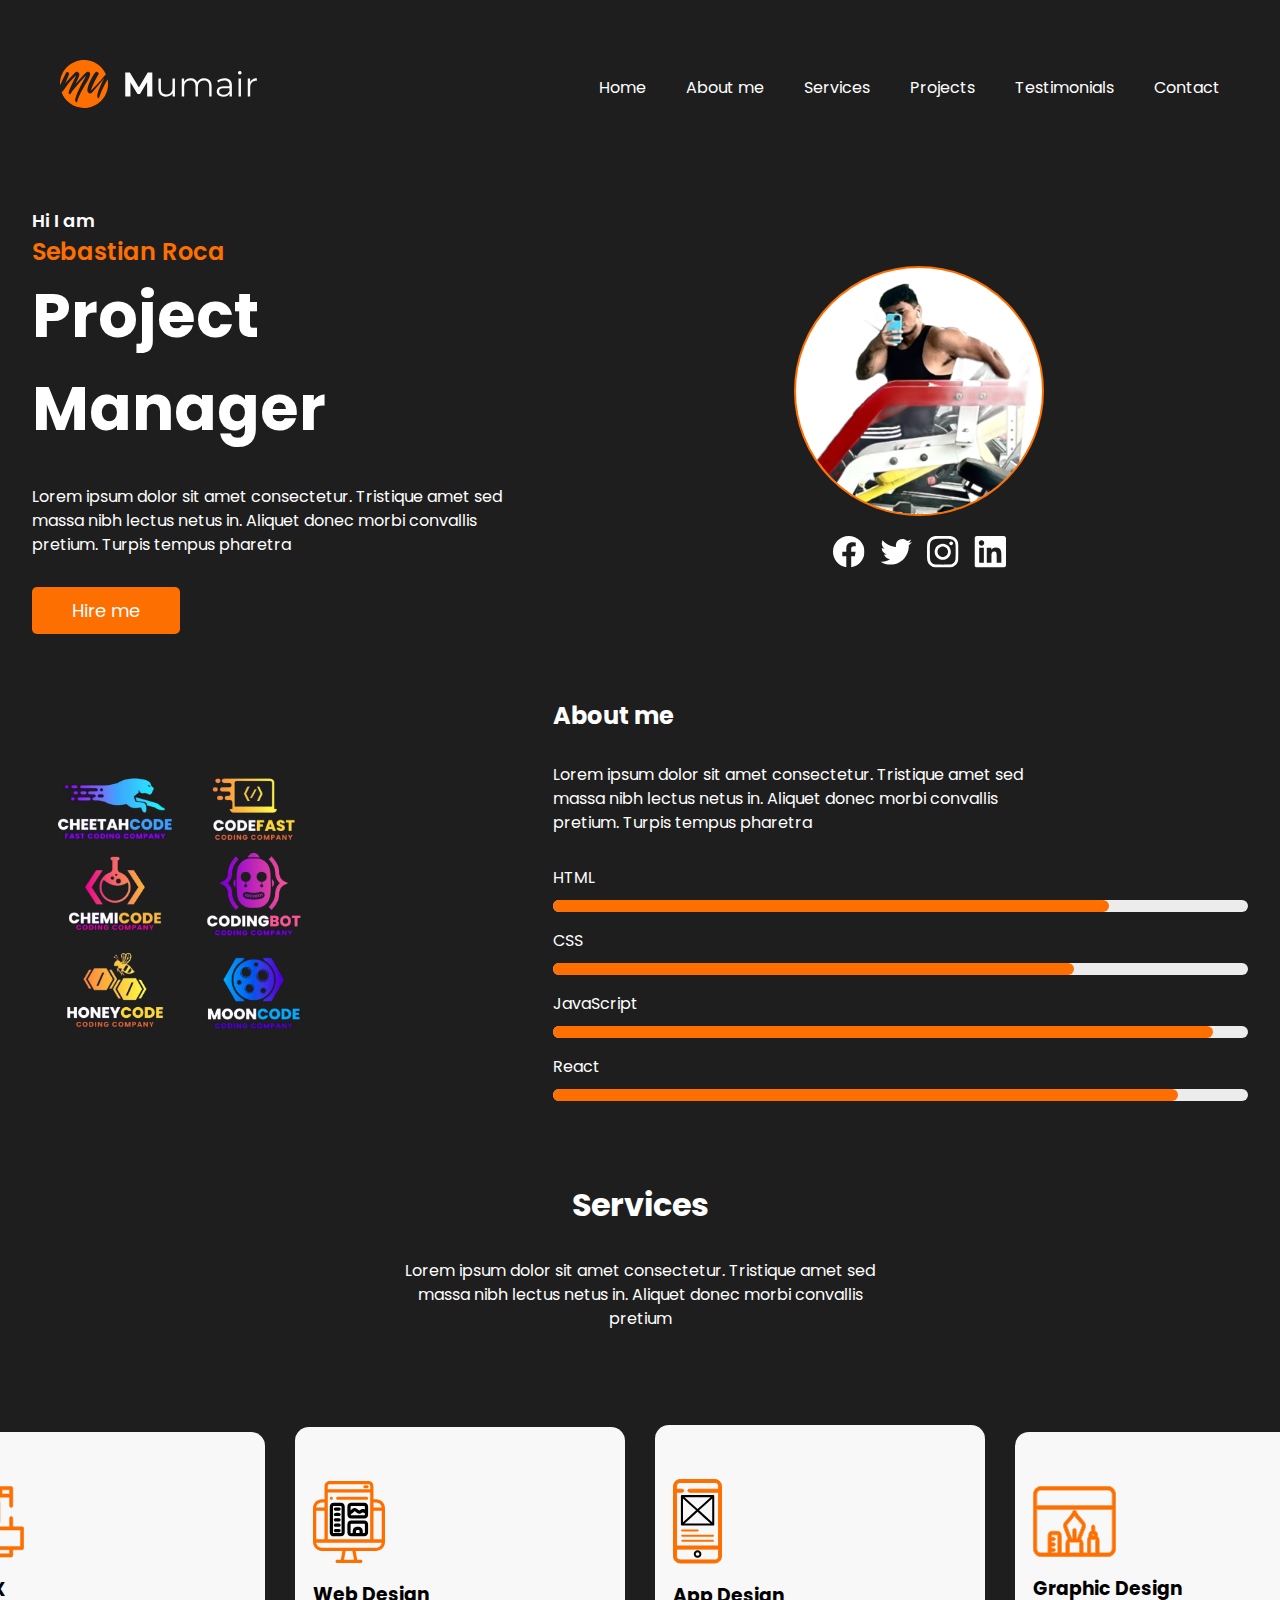
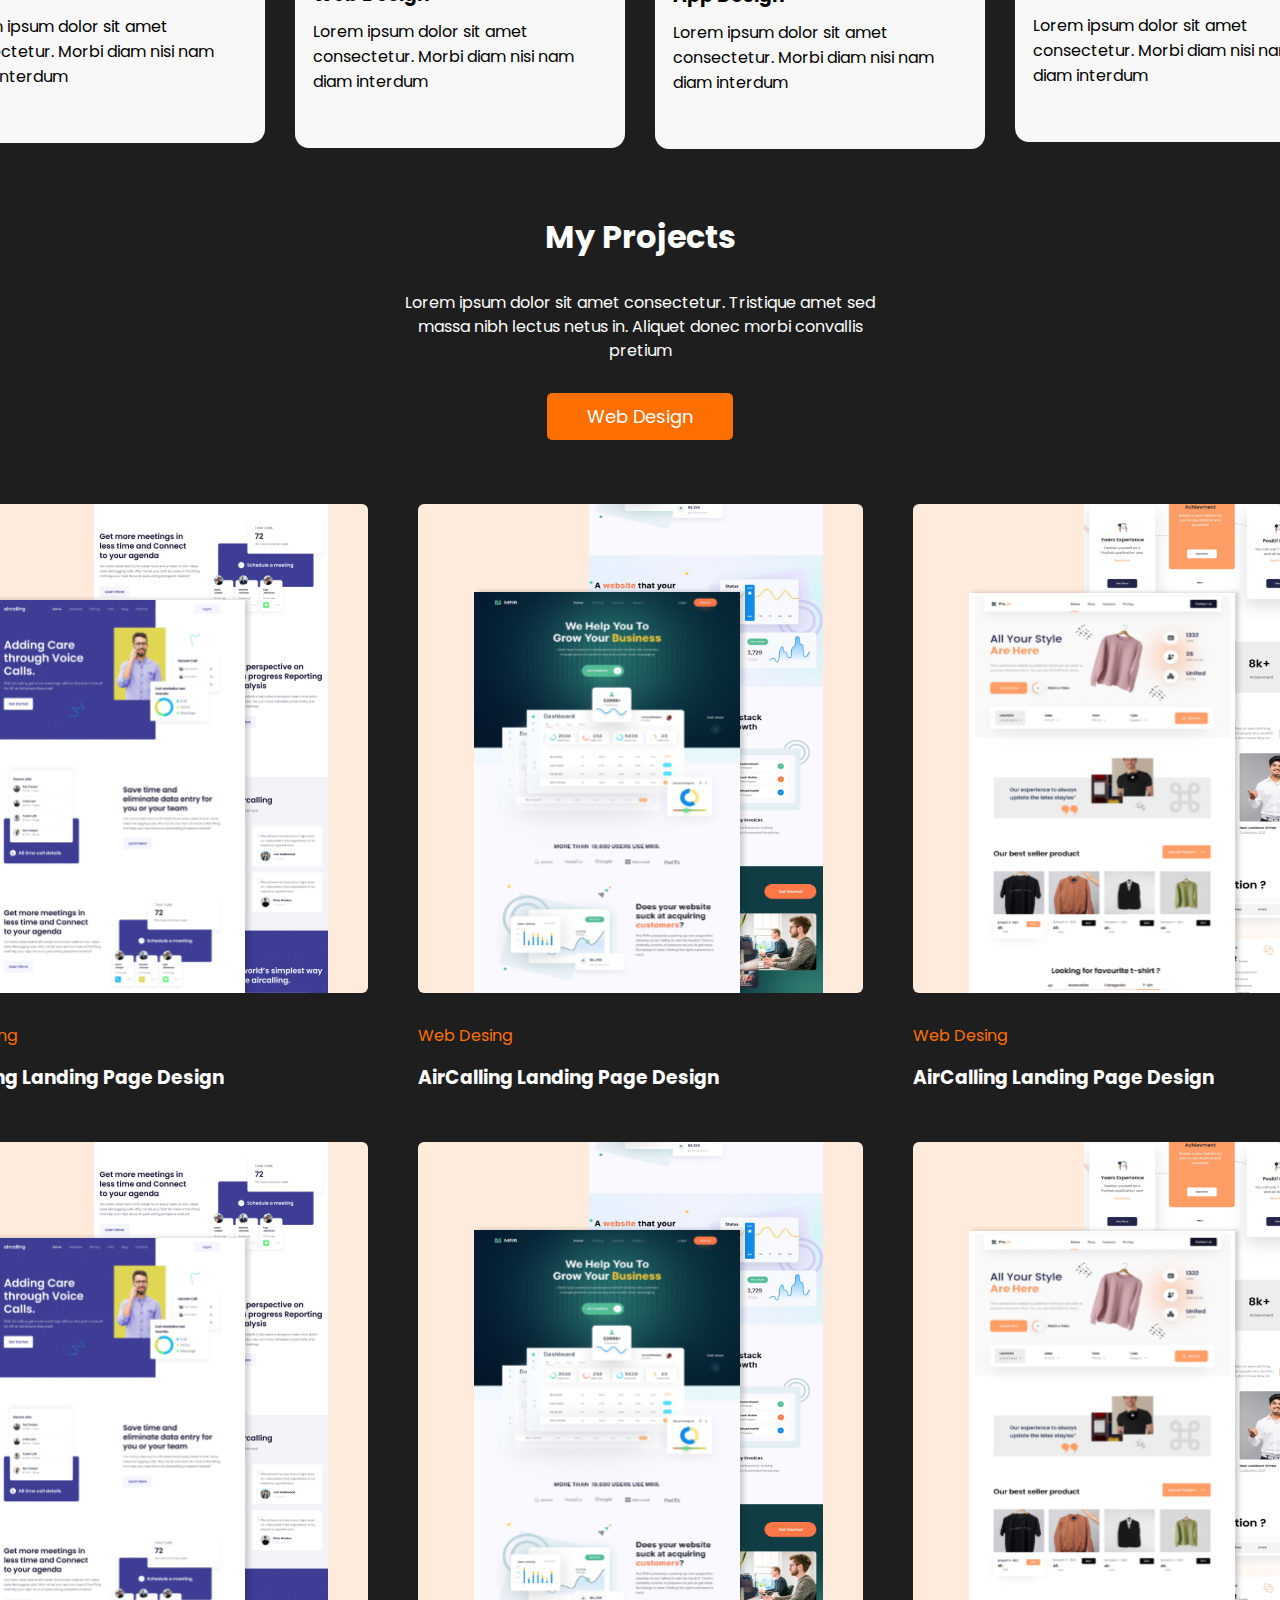
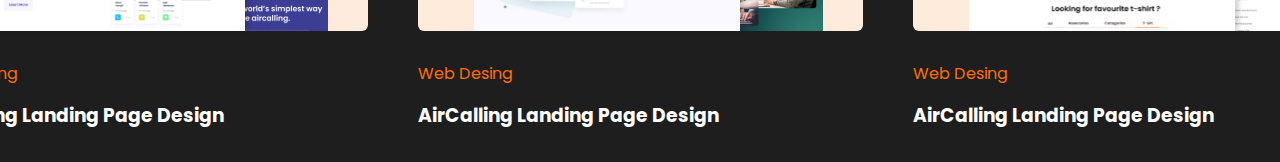
<file: index.html>
<!DOCTYPE html>
<html lang="en">

<head>
    <meta charset="UTF-8" />
    <meta name="viewport" content="width=device-width, initial-scale=1.0" />
    <title>Document</title>
    <link rel="preconnect" href="https://fonts.googleapis.com" />
    <link rel="preconnect" href="https://fonts.gstatic.com" crossorigin />
    <link
        href="https://fonts.googleapis.com/css2?family=Poppins:ital,wght@0,100;0,200;0,300;0,400;0,500;0,600;0,700;0,800;0,900;1,100;1,200;1,300;1,400;1,500;1,600;1,700;1,800;1,900&display=swap"
        rel="stylesheet" />
    <link rel="stylesheet" href="./style.css" />
</head>

<body>
    <!-- Menu de navegación header -->
    <header>
        <!-- navegacion -->
        <nav class="menu">
            <!-- Logo - enlace -->
            <div>
                <img src="./assets/images/logo (2).svg" alt="Logo de portafolio" />
            </div>
            <ul>
                <li>
                    <a href="#">Home</a>
                </li>
                <li>
                    <a href="#">About me</a>
                </li>
                <li>
                    <a href="#">Services</a>
                </li>
                <li>
                    <a href="#">Projects</a>
                </li>
                <li>
                    <a href="#">Testimonials</a>
                </li>
                <li>
                    <a href="#">Contact</a>
                </li>
            </ul>
            <!-- Listado de items (home, about) -->
        </nav>
    </header>
    <!-- La seccion principal -->
    <main>
        <section class="container container-reverse">
            <section>
                <p class="gretting">Hi I am</p>
                <p class="full-name">Sebastian Roca</p>
                <h1 class="title">Project Manager</h1>
                <p class="description">
                    Lorem ipsum dolor sit amet consectetur. Tristique amet sed massa
                    nibh lectus netus in. Aliquet donec morbi convallis pretium. Turpis
                    tempus pharetra
                </p>
                <button class="btn-primary">Hire me</button>
            </section>
            <section>
                <div class="profile">
                    <img src="./assets/images/A8ED44EF-2E2E-49D1-9937-649DC6304829 (1).jpeg"
                        alt="Foto de Perfil Sebastian" width="250ch" />
                </div>
                <div class="social-media">
                    <a href="#">
                        <img src="./assets/images/facebook.svg" alt="" width="32" />
                    </a>
                    <a href="#">
                        <img src="./assets/images/twitter.svg" alt="" width="32" />
                    </a>
                    <a href="#">
                        <img src="./assets/images/instagram.svg" alt="" width="32" />
                    </a>
                    <a href="#">
                        <img src="./assets/images/linkedin.svg" alt="" width="32" />
                    </a>
                </div>
            </section>
        </section>
        <section class="container container-reverse">
            <section>
                <img src="./assets/images/4865996.webp" width="300" alt="" />
            </section>
            <section>
                <h2 class="text-2">About me</h2>
                <p class="description">
                    Lorem ipsum dolor sit amet consectetur. Tristique amet sed massa
                    nibh lectus netus in. Aliquet donec morbi convallis pretium. Turpis
                    tempus pharetra
                </p>
                <div class="progress-container">
                    <label for="">HTML</label>
                    <progress max="100" value="80"></progress>
                </div>
                <div class="progress-container">
                    <label for="">CSS</label>
                    <progress max="100" value="75"></progress>
                </div>
                <div class="progress-container">
                    <label for="">JavaScript</label>
                    <progress max="100" value="95"></progress>
                </div>
                <div class="progress-container">
                    <label for="">React</label>
                    <progress max="100" value="90"></progress>
                </div>
            </section>
        </section>
        <section class="container">
            <div class="text-center">
                <h2 class="text-2xl">Services</h2>
                <p class="description">
                    Lorem ipsum dolor sit amet consectetur. Tristique amet sed massa
                    nibh lectus netus in. Aliquet donec morbi convallis pretium
                </p>
            </div>
        </section>
        <section class="container">
            <div class="container-card-services">
                <div class="card-service">
                    <img src="./assets/images/Vector.svg" alt="Icono del servicio de UI/UX" />
                    <h3>UI/UX</h3>
                    <p>
                        Lorem ipsum dolor sit amet consectetur. Morbi diam nisi nam diam
                        interdum
                    </p>
                </div>
                <div class="card-service">
                    <img src="./assets/images/Layer_1.svg" alt="Icono del servicio de UI/UX" />
                    <h3>Web Design</h3>
                    <p>
                        Lorem ipsum dolor sit amet consectetur. Morbi diam nisi nam diam
                        interdum
                    </p>
                </div>
                <div class="card-service">
                    <img src="./assets/images/Group 18.svg" alt="Icono del servicio de UI/UX" />
                    <h3>App Design</h3>
                    <p>
                        Lorem ipsum dolor sit amet consectetur. Morbi diam nisi nam diam
                        interdum
                    </p>
                </div>
                <div class="card-service">
                    <img src="./assets/images/Vector (1).svg" alt="Icono del servicio de UI/UX" />
                    <h3>Graphic Design</h3>
                    <p>
                        Lorem ipsum dolor sit amet consectetur. Morbi diam nisi nam diam
                        interdum
                    </p>
                </div>
            </div>
        </section>
        <section class="container">
            <div class="text-center">
                <h2 class="text-2xl">My Projects</h2>
                <p class="description">
                    Lorem ipsum dolor sit amet consectetur. Tristique amet sed massa
                    nibh lectus netus in. Aliquet donec morbi convallis pretium
                </p>
                <button class="btn-primary">Web Design</button>
            </div>
        </section>
        <section class="container">
            <!-- Grilla de proyectos -->
            <div class="grid-projects">
                <!-- Project card -->
                <a class="card" href="/reto-1/reto-1.html">
                    <!-- Imagenes -->
                    <div class="card-images">
                        <div>
                            <img src="./assets/images/p1.svg" alt="" />
                            <img src="./assets/images/p1-2.svg" alt="" />
                        </div>
                    </div>
                    <!-- Textos -->
                    <div class="card-body">
                        <p>Web Desing</p>
                        <h3>AirCalling Landing Page Design</h3>
                    </div>
                </a>
                <!-- Segund element de grid -->
                <a class="card" href="/reto-1/reto-1.html">
                    <!-- Imagenes -->
                    <div class="card-images">
                        <div>
                            <img src="./assets/images/p2.svg" alt="" />
                            <img src="./assets/images/p2-2.svg" alt="" />
                        </div>
                    </div>
                    <!-- Textos -->
                    <div class="card-body">
                        <p>Web Desing</p>
                        <h3>AirCalling Landing Page Design</h3>
                    </div>
                </a>
                <a class="card" href="/reto-1/reto-1.html">
                    <!-- Imagenes -->
                    <div class="card-images">
                        <div>
                            <img src="./assets/images/p3.svg" alt="" />
                            <img src="./assets/images/p3-2.svg" alt="" />
                        </div>
                    </div>
                    <!-- Textos -->
                    <div class="card-body">
                        <p>Web Desing</p>
                        <h3>AirCalling Landing Page Design</h3>
                    </div>
                </a>
                <a class="card" href="/reto-1/reto-1.html">
                    <!-- Imagenes -->
                    <div class="card-images">
                        <div>
                            <img src="./assets/images/p1.svg" alt="" />
                            <img src="./assets/images/p1-2.svg" alt="" />
                        </div>
                    </div>
                    <!-- Textos -->
                    <div class="card-body">
                        <p>Web Desing</p>
                        <h3>AirCalling Landing Page Design</h3>
                    </div>
                </a>
                <!-- Segund element de grid -->
                <a class="card" href="/reto-1/reto-1.html">
                    <!-- Imagenes -->
                    <div class="card-images">
                        <div>
                            <img src="./assets/images/p2.svg" alt="" />
                            <img src="./assets/images/p2-2.svg" alt="" />
                        </div>
                    </div>
                    <!-- Textos -->
                    <div class="card-body">
                        <p>Web Desing</p>
                        <h3>AirCalling Landing Page Design</h3>
                    </div>
                </a>
                <a class="card" href="/reto-1/reto-1.html">
                    <!-- Imagenes -->
                    <div class="card-images">
                        <div>
                            <img src="./assets/images/p3.svg" alt="" />
                            <img src="./assets/images/p3-2.svg" alt="" />
                        </div>
                    </div>
                    <!-- Textos -->
                    <div class="card-body">
                        <p>Web Desing</p>
                        <h3>AirCalling Landing Page Design</h3>
                    </div>
                </a>
            </div>
        </section>
    </main>
    <!-- Pie de pagina (footer) -->
    <footer></footer>
</body>

</html>
</file>
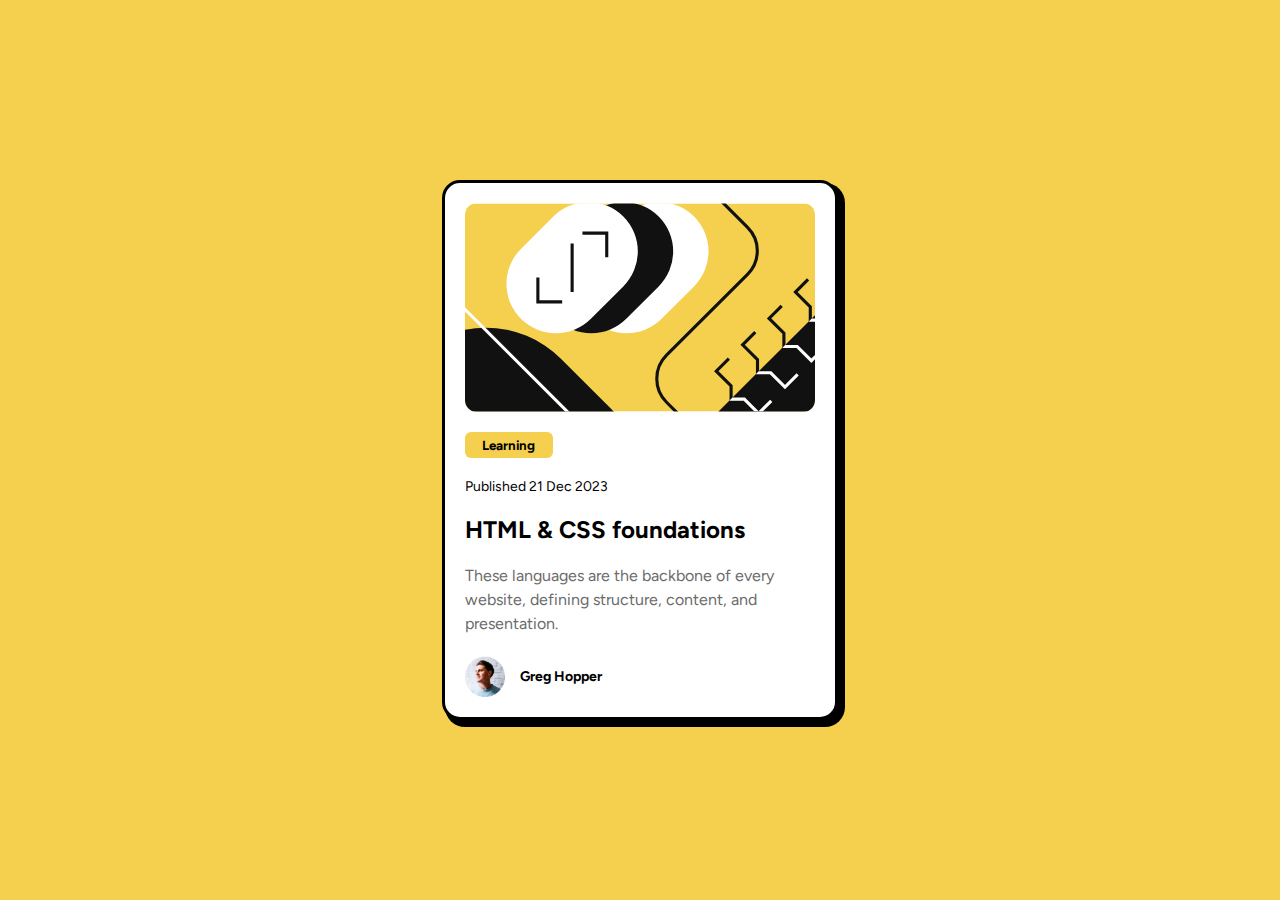
<file: reto-1/reto-1.html>
<!DOCTYPE html>
<html lang="en">

<head>
    <meta charset="UTF-8" />
    <meta name="viewport" content="width=device-width, initial-scale=1.0" />
    <title>RETO 1 - G28</title>

    <link rel="preconnect" href="https://fonts.googleapis.com" />
    <link rel="preconnect" href="https://fonts.gstatic.com" crossorigin />
    <link href="https://fonts.googleapis.com/css2?family=Figtree:wght@300..900&display=swap" rel="stylesheet" />

    <link rel="stylesheet" href="./reto-1.css" />
</head>

<body>
    <main>
        <!-- contenedor con sombra -->
        <div class="container">
            <div class="second-container">
                <!-- imagen principal -->

                <img src="./assets/images/illustration-article.svg" alt="Imagen principal" />

                <button>Learning</button>

                <span class="date">Published 21 Dec 2023</span>
                <h1>HTML & CSS foundations</h1>
                <p>
                    These languages are the backbone of every website, defining
                    structure, content, and presentation.
                </p>
                <div class="author">
                    <img src="./assets/images/image-avatar.webp" alt="Foto de perfil" />
                    <span>Greg Hopper </span>
                </div>
            </div>
        </div>
    </main>
</body>

</html>
</file>
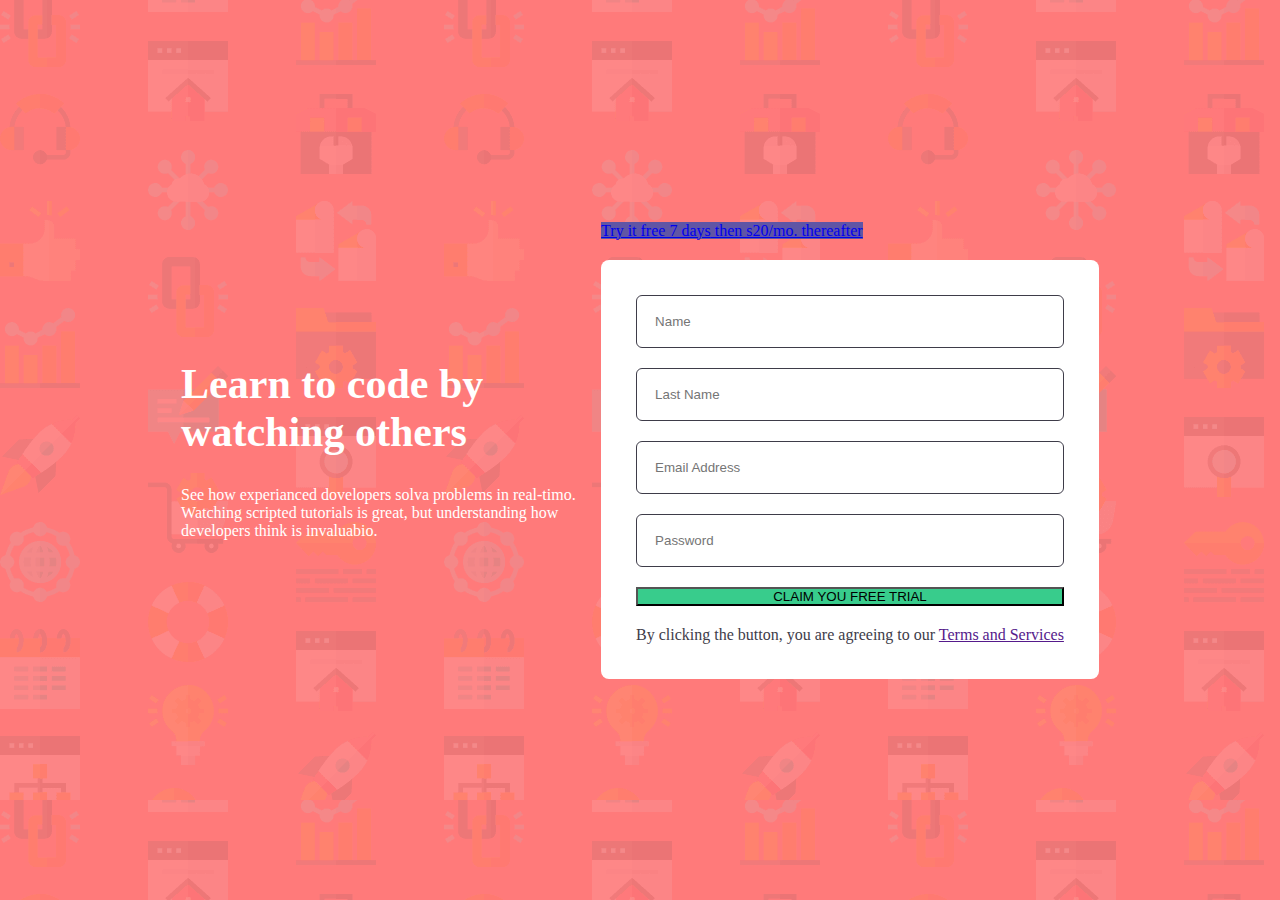
<file: reto-2/reto-2.html>
<!DOCTYPE html>
<html lang="en">

<head>
    <meta charset="UTF-8">
    <meta name="viewport" content="width=device-width, initial-scale=1.0">
    <title>RETO 2 - CODIGO G28</title>

    <link rel="stylesheet" href="./reto-2.css" />


</head>

<body>
    <main>
        <!--Titulo y Description-->

        <section>
            <h1> Learn to code by
                watching others</h1>
            <p>See how experianced dovelopers solva problems in real-timo.
                Watching scripted tutorials is great, but understanding how developers think is invaluabio.</p>
        </section>
        <!--Formulario-->
        <section>
            <a href="#"><span>Try it free 7 days</span> then s20/mo. thereafter </a>
            <form action="">
                <input type="text" placeholder="Name" />
                <input type="text" placeholder="Last Name" />
                <input type="email" placeholder="Email Address" />
                <input type="password" placeholder="Password" />
                <button>Claim you free trial</button>
                <p>
                    By clicking the button, you are agreeing to our
                    <a href=""> Terms and Services</a>
                </p>
            </form>
        </section>
    </main>
</body>

</html>
</file>
<file: style.css>
* {
  margin: 0;
  padding: 0;
  box-sizing: border-box;
}

body {
  font-family: "Poppins", sans-serif;
  background-color: #1e1e1e;
  color: #fff;
  /* scroll horizontal hidden: oculto */
  overflow-x: hidden;
}

a {
  text-decoration: none;
}

.menu {
  padding: 28px;
  display: flex;
  flex-direction: column;
  justify-content: center;
  align-items: center;
  gap: 25px;
}

.menu > div > img {
  width: 200px;
}

.menu > ul {
  display: flex;
  flex-direction: column;
  list-style: none;
  gap: 16px;
  justify-content: center;
  align-items: center;
}

.menu > ul > li > a {
  color: #fff;
}

.menu > ul > li > a:hover {
  background-color: #fd6f00;
  padding: 6px;
  border-radius: 6px;
}

main {
  margin-top: 40px;
}

.container {
  display: flex;
  flex-direction: column;
  padding: 32px;
  justify-content: center;
  align-items: center;
  gap: 25px;
}

.container-reverse {
  flex-direction: column-reverse;
}

.text-center {
  text-align: center;
}

.profile{
  width: 250px;
  aspect-ratio: 1 / 1;      /* mantiene el cuadrado */
  border-radius: 50%;
  border: 2px solid #fd6f00;
  background: #fff;
  position: relative;
  overflow: hidden;         /* recorte circular AQUÍ */
}

.profile > img{
  width: 100%;
  height: 100%;
  object-fit: cover;        /* llena sin deformar */
  object-position: center;  /* centra el recorte */
  display: block;           /* elimina espacios fantasmas */
}

.social-media {
  margin-top: 20px;
  display: flex;
  gap: 15px;
  justify-content: center;
  width: 250px;
}

.gretting {
  font-weight: 600;
  font-size: 18px;
}

.full-name {
  font-weight: 600;
  font-size: 24px;
  color: #fd6f00;
}

.title {
  font-size: 52px;
}

.description {
  line-height: 1.5;
  margin-bottom: 30px;
}

.btn-primary {
  font-family: "Poppins", sans-serif;
  background-color: #fd6f00;
  color: #fff;
  border: none;
  font-size: 18px;
  padding: 10px 40px;
  border-radius: 5px;
}

.text-2xl {
  font-size: 32px;
  margin-bottom: 20px;
}

.progress-container {
  display: flex;
  flex-direction: column;
  gap: 10px;
  margin-bottom: 16px;
}

.progress-container > progress {
  width: 100%;
  border-radius: 6px;
  height: 12px;
}

.progress-container > progress::-webkit-progress-bar {
  background-color: #edecec;
  border-radius: 6px;
}

.progress-container > progress::-webkit-progress-value {
  background-color: #fd6f00;
  border-radius: 6px;
}

.container-card-services {
  display: flex;
  flex-direction: column;
  gap: 30px;
  justify-content: center;
  align-items: center;
}

.card-service {
  background-color: #f8f8f8;
  color: #000;
  padding: 18px;
  border-radius: 14px;
  width: 330px;
}

.card-service > img {
  padding-top: 36px;
}

.card-service > h3 {
  padding-top: 10px;
}

.card-service > p {
  padding-top: 10px;
  padding-bottom: 36px;
}

.grid-projects {
  display: grid;
  gap: 50px;
}

.card {
  color: #fff;
}

.card-images {
  background-color: #ffebdb;
  border-radius: 6px;
  position: relative;
  width: 445px;
  height: 489px;
  text-align: right;
}

.card-images > div > img {
  width: 274px;
}

.card-images > div > img:first-child {
  position: absolute;
  bottom: -3px;
  right: 115px;
}

.card-images > div > img:last-child {
  padding-right: 40px;
  height: 489px;
  object-fit: cover;
}

.card-body {
  margin-top: 30px;
}

.card-body > p {
  color: #fd6f00;
  margin-bottom: 15px;
}

/* Crear una condicion para aplicar estilos en desktop */
/* @media son funciones de CSS que permiten modificar los estilos
en base a una medida */

/* Desktop - Large devices */
@media (min-width: 1025px) {
  .menu {
    flex-direction: row;
    justify-content: space-between;
    padding: 60px;
  }

  .menu > ul {
    flex-direction: row;
    gap: 40px;
  }

  main {
    max-width: 1400px;
    margin: auto;
  }

  .container {
    /* cambiar la orientación a horizontal */
    flex-direction: row;
    /*
    propiedad: justify-content: manipula los elementos en el eje x (horizontal)
    valor: space-between: acomoda los elementos de extremo a extremo
    |---------------------|
    | 1                 2 |
    | 1        2        3 |
    |---------------------|
    */
    /* justify-content: space-between; */
    /* Definir el ancho maximo de un elemento
    60% de la pantalla
    Ejemplo:
    monitor: 1000px
    max-width: 600px
     */
    /* max-width: 60%; */
    /* el margin auto sirve para poder centrar el contenido horizontal
    solomanete si hemos manipulado el ancho del element */
    /* margin: auto; */
  }

  .container > section:first-child {
    flex-grow: 1;
  }

  .container > section:last-child {
    flex-grow: 1;
  }

  .title {
    font-size: 62px;
    width: 13ch;
  }

  .description {
    width: 50ch;
    margin-top: 30px;
  }

  .container-card-services {
    flex-direction: row;
  }

  .grid-projects {
    /* 3 elementos filas */
    grid-template-columns: repeat(3, 1fr);
  }
}
</file>
<file: reto-1/reto-1.css>
/* reset

Por defecto el navegador tiene estilos
Debemos eliminar los estilos del navegador

Create Jira Issue
/* * = TODO */

* {
    margin: 0;
    padding: 0;
    box-sizing: border-box;
}

body {
    background-color: hsl(47, 88%, 63%);
    font-family: "Figtree", sans-serif;
}

main {
    display: flex;
    /* modificamos la altura del main */
    height: 100vh;
    /* alinear el contenedor horizontalmente */
    justify-content: center;
    /* alinear el contenedor verticalmente */
    align-items: center;
}

.container {
    background-color: #fff;
    border: solid;
    border-radius: 18px;
    box-shadow: 5px 5px 0px 2px rgba(0, 0, 0, 1);
    padding: 20px;
}

.second-container {
    display: flex;
    flex-direction: column;
    /* permite colocar un espacio entre elementos */
    gap: 20px;
}

img {
    border-radius: 12px;
}

h1 {
    font-size: 24px;
}

button {
    font-family: "Figtree", sans-serif;
    width: 25%;
    background-color: hsl(47, 88%, 63%);
    border: none;
    padding: 5px;
    font-weight: 700;
    border-radius: 6px;
}

.date {
    font-size: 14px;
}

p {
    width: 35ch;
    line-height: 1.5;
    color: hsl(0, 0%, 42%);
}

.author {
    display: flex;
    align-items: center;
    gap: 15px;
}

.author > img {
    width: 40px;
}

.author > span {
    font-size: 14px;
    font-weight: bold;
}
</file>
<file: reto-2/reto-2.css>
/* reset */ 
* {
    margin: 0;
    padding: 0;
    box-sizing: border-box;
}

body {
    font-family: Poppins;
}

main {
    height: 100vh;
    background-image: url("./images/bg-intro-desktop.png");
    background-color: hsl(0, 100%, 74%);
    display: flex;
    justify-content: center;
    align-items: center;
}

section:first-child {
   color: #fff;
}

section:first-child > h1 {
    font-size: 42px;
    width: 20ch;
}

section:first-child > p {
    width: 50ch;
    margin-top: 30px;
}

section:last-child > form {
    display: flex;
    flex-direction: column;
    gap: 20px;
}

.btn {
    color: #fff;
    text-align: center;
    text-decoration: none;
    padding-top: 12px;
    padding-bottom: 12px;
    border-radius: 10px;
    border: none;
    display: block;
}

section:last-child > form {
    background-color: #fff;
    margin-top: 20px;
    padding: 35px;
    border-radius: 8px;
}

section:last-child > a:first-child {
    background-color: hsl(248, 32%, 49%);
}

section:last-child > form > button {
    background-color: hsl(154, 59%, 51%);
    text-transform: uppercase;
    font-family: "Poppins", sans-serif;

}

input {
    padding: 18px;
    font-family: "Poppins", sans-serif;
    border-radius: 6px;
    border: solid 1px hsl(249, 10%, 26%);
}

section:last-child > form > p {
    color: hsl(249, 10%, 26%) ;
}
</file>
